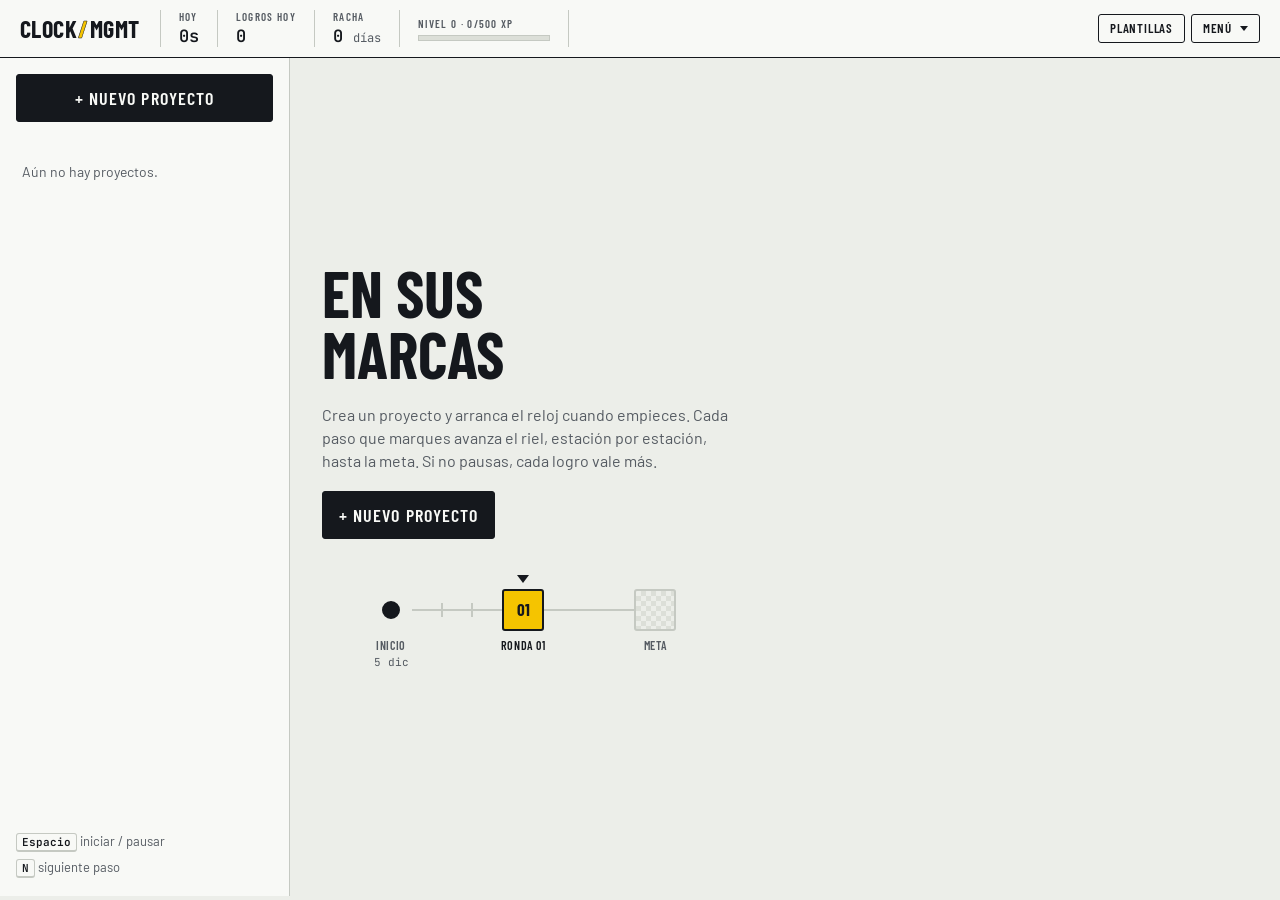
<file: index.html>
<!doctype html>
<html lang="es">
<head>
  <meta charset="utf-8">
  <meta name="viewport" content="width=device-width, initial-scale=1">
  <title>Clock Management</title>
  <link rel="icon" id="favicon" href="favicon.svg" type="image/svg+xml">
  <link rel="preconnect" href="https://fonts.googleapis.com">
  <link rel="preconnect" href="https://fonts.gstatic.com" crossorigin>
  <link rel="stylesheet" href="https://fonts.googleapis.com/css2?family=Barlow+Condensed:wght@500;600;700&family=Barlow:wght@400;500;600&family=JetBrains+Mono:wght@400;600&display=swap">
  <link rel="stylesheet" href="styles.css">
  <script>
    // Aplica el tema guardado antes de pintar, para que no parpadee.
    try {
      const t = JSON.parse(localStorage.getItem('clock-management:v1'))?.settings?.theme;
      if (t === 'light' || t === 'dark') document.documentElement.dataset.theme = t;
    } catch {}
  </script>
</head>
<body>
  <div class="debug-banner" id="debugBanner" hidden>
    <span>Modo prueba · tus datos reales no se tocan</span>
    <button class="btn btn-small" data-debug="exit">Salir</button>
  </div>
  <header class="topbar">
    <div class="brand">Clock<span>/</span>Mgmt</div>
    <div class="stats" id="stats"></div>
    <div class="actions">
      <button id="btnTemplate" class="btn" title="Crear y editar plantillas de rondas">Plantillas</button>
      <div class="menu-wrap">
        <button id="btnMenu" class="btn" aria-haspopup="true" aria-expanded="false" aria-controls="menu">Menú <span class="caret"></span></button>
        <div id="menu" class="menu" role="menu" hidden>
          <button class="menu-item" id="mSound" role="menuitem"><span>Sonido</span><b></b></button>
          <button class="menu-item" id="mTheme" role="menuitem"><span>Tema</span><b></b></button>
          <button class="menu-item" id="mFriction" role="menuitem" title="Con ritmo activo, pausar pide mantener presionado"><span>Pausa con fricción</span><b></b></button>
          <button class="menu-item" id="mImages" role="menuitem" title="Al subir de nivel, muestra una imagen al azar de una carpeta de tu computadora"><span>Imágenes de nivel</span><b></b></button>
          <button class="menu-item sub" id="mFolder" role="menuitem" hidden><span>Carpeta</span><b></b></button>
          <button class="menu-item sub" id="mForget" role="menuitem" hidden><span>Olvidar carpeta</span><b></b></button>
          <input type="file" id="dirFallback" webkitdirectory multiple hidden>
          <hr>
          <button class="menu-item" id="mExport" role="menuitem"><span>Exportar respaldo</span><b>JSON</b></button>
          <label class="menu-item" role="menuitem" for="fileImport"><span>Importar respaldo</span><b>JSON</b><input type="file" id="fileImport" accept="application/json" hidden></label>
          <hr>
          <button class="menu-item" id="mDebug" role="menuitem" title="Muestra el panel de debug al final de la página"><span>Debug</span><b></b></button>
        </div>
      </div>
    </div>
  </header>

  <div class="layout">
    <aside class="sidebar">
      <button class="btn btn-solid btn-big" data-action="new">+ Nuevo proyecto</button>
      <div id="projectList" class="project-list"></div>
      <p class="hint"><kbd>Espacio</kbd> iniciar / pausar<br><kbd>N</kbd> siguiente paso</p>
    </aside>
    <main id="main"></main>
  </div>

  <footer class="debug" id="debugFooter" hidden>
    <div class="debug-head">Debug</div>
    <div class="debug-body" id="debugBody"></div>
  </footer>

  <dialog id="dlgTemplate" class="dlg tpl-dlg" aria-labelledby="tplTitle">
    <form id="tplForm" method="dialog" class="tpl-shell">
      <header class="tpl-head">
        <div class="tpl-bar">
          <h2 id="tplTitle">Plantillas</h2>
          <select id="tplSelect" aria-label="Plantilla a editar"></select>
          <button type="button" class="btn btn-small" id="tplNew">Nueva</button>
          <button type="button" class="btn btn-small" id="tplDup">Duplicar</button>
          <button type="button" class="btn btn-small btn-danger" id="tplDel">Eliminar</button>
        </div>
        <div class="tpl-meta">
          <input id="tplName" aria-label="Nombre de la plantilla" placeholder="Nombre de la plantilla">
          <label class="chk"><input type="checkbox" id="tplDefault"> Predeterminada</label>
        </div>
      </header>
      <div class="tpl-body" id="tplBody"></div>
      <footer class="tpl-foot">
        <button type="button" class="btn btn-small" id="tplMode">Editar como texto</button>
        <span class="tpl-note">Los cambios no tocan proyectos existentes.</span>
        <span class="spacer"></span>
        <button type="button" class="btn" id="tplCancel">Cancelar</button>
        <button type="button" class="btn btn-solid" id="tplSave">Guardar</button>
      </footer>
    </form>
  </dialog>

  <dialog id="dlgConfirm" class="dlg dlg-confirm">
    <form method="dialog">
      <h2 id="confirmTitle"></h2>
      <p id="confirmText"></p>
      <div class="dlg-actions">
        <span class="spacer"></span>
        <button type="button" class="btn" id="confirmCancel">Cancelar</button>
        <button type="button" class="btn btn-solid" id="confirmOk">Aceptar</button>
      </div>
    </form>
  </dialog>

  <canvas id="fx"></canvas>
  <div id="toast" role="status" aria-live="polite" popover="manual"></div>
  <script src="app.js"></script>
</body>
</html>
</file>
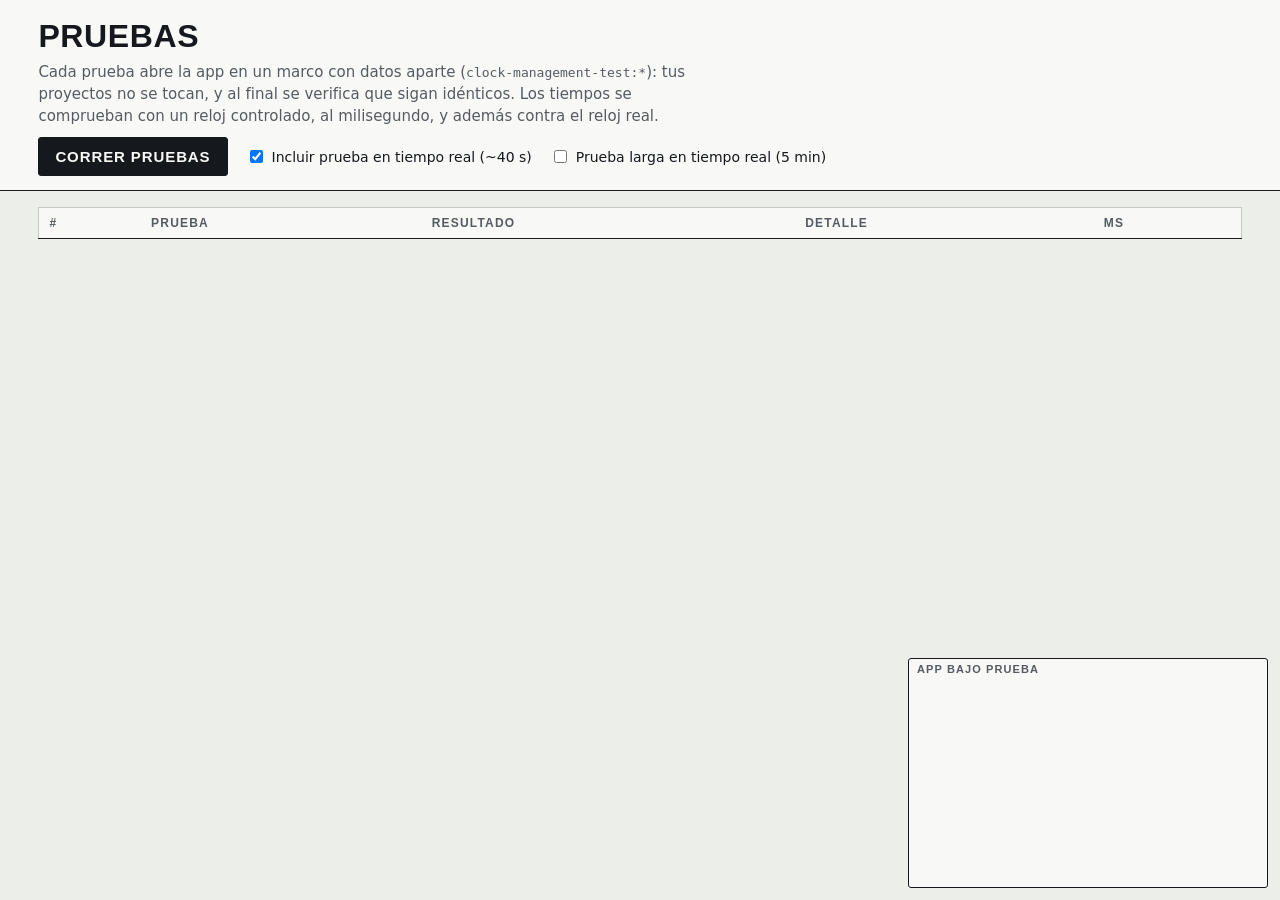
<file: tests/index.html>
<!doctype html>
<html lang="es">
<head>
  <meta charset="utf-8">
  <meta name="viewport" content="width=device-width, initial-scale=1">
  <title>Pruebas · Clock Management</title>
  <link rel="icon" href="../favicon.svg" type="image/svg+xml">
  <style>
    :root {
      --paper: #eceee9; --sheet: #f8f9f6; --ink: #15181d; --ink-2: #555b62; --rule: #c5c9c2;
      --signal: #f5c400; --go: #1e7a4c; --stop: #c8372d;
      --mono: "JetBrains Mono", ui-monospace, Consolas, monospace;
      --cond: "Barlow Condensed", "Arial Narrow", sans-serif;
      color-scheme: light;
    }
    * { box-sizing: border-box; }
    body { margin: 0; background: var(--paper); color: var(--ink); font: 15px/1.45 system-ui, "Segoe UI", sans-serif; }
    header { padding: 20px max(16px, 3vw) 14px; background: var(--sheet); border-bottom: 1.5px solid var(--ink); display: grid; gap: 10px; }
    h1 { margin: 0; font: 700 32px/1 var(--cond); text-transform: uppercase; letter-spacing: .02em; }
    header p { margin: 0; color: var(--ink-2); max-width: 70ch; }
    code { font-family: var(--mono); font-size: 13px; }
    .controls { display: flex; flex-wrap: wrap; gap: 10px 18px; align-items: center; }
    button {
      font: 600 15px var(--cond); text-transform: uppercase; letter-spacing: .06em; cursor: pointer;
      padding: 10px 16px; border: 1.5px solid var(--ink); border-radius: 3px; background: var(--ink); color: var(--sheet);
    }
    button:disabled { opacity: .5; cursor: progress; }
    label { display: inline-flex; gap: 6px; align-items: center; font-size: 14px; }
    #summary { font: 600 14px var(--mono); }
    #summary.ok { color: var(--go); }
    #summary.bad { color: var(--stop); }
    main { padding: 16px max(16px, 3vw) 260px; }
    .table-wrap { overflow-x: auto; }
    table { width: 100%; border-collapse: collapse; background: var(--sheet); border: 1px solid var(--rule); }
    th { text-align: left; font: 600 12px var(--cond); text-transform: uppercase; letter-spacing: .1em; color: var(--ink-2); padding: 8px 10px; border-bottom: 1.5px solid var(--ink); }
    td { padding: 8px 10px; border-top: 1px solid var(--rule); vertical-align: top; }
    td.n, td.ms { font: 12px var(--mono); color: var(--ink-2); white-space: nowrap; }
    td.ms { text-align: right; }
    .st { font: 700 12px var(--cond); text-transform: uppercase; letter-spacing: .1em; padding: 2px 8px; border-radius: 2px; white-space: nowrap; }
    .st.pass { background: var(--go); color: #fff; }
    .st.fail { background: var(--stop); color: #fff; }
    .st.run { background: var(--signal); color: var(--ink); }
    .st.skip, .st.wait { border: 1px solid var(--rule); color: var(--ink-2); }
    .detail { font: 12px/1.5 var(--mono); color: var(--ink-2); white-space: pre-wrap; word-break: break-word; }
    .detail .err { color: var(--stop); }
    #stage {
      position: fixed; right: 12px; bottom: 12px; width: 360px; height: 230px; overflow: hidden;
      border: 1.5px solid var(--ink); background: var(--sheet); border-radius: 3px;
    }
    #stage::before { content: "App bajo prueba"; position: absolute; top: 4px; left: 8px; z-index: 2; font: 600 11px var(--cond); text-transform: uppercase; letter-spacing: .1em; color: var(--ink-2); }
    #stage iframe { position: absolute; top: 20px; left: 0; width: 1200px; height: 700px; border: 0; transform: scale(.3); transform-origin: 0 0; background: #fff; }
    @media (max-width: 600px) { #stage { width: 220px; height: 150px; } #stage iframe { transform: scale(.18); } }
  </style>
</head>
<body>
  <header>
    <h1>Pruebas</h1>
    <p>Cada prueba abre la app en un marco con datos aparte (<code>clock-management-test:*</code>): tus proyectos no se tocan, y al final se verifica que sigan idénticos. Los tiempos se comprueban con un reloj controlado, al milisegundo, y además contra el reloj real.</p>
    <div class="controls">
      <button id="run">Correr pruebas</button>
      <label><input type="checkbox" id="realtime" checked> Incluir prueba en tiempo real (~40 s)</label>
      <label><input type="checkbox" id="long"> Prueba larga en tiempo real (5 min)</label>
      <span id="summary"></span>
    </div>
  </header>
  <main>
    <div class="table-wrap">
      <table>
        <thead><tr><th>#</th><th>Prueba</th><th>Resultado</th><th>Detalle</th><th>ms</th></tr></thead>
        <tbody id="results"></tbody>
      </table>
    </div>
  </main>
  <div id="stage"></div>
  <script src="tests.js"></script>
</body>
</html>
</file>
<file: styles.css>
/* Concepto: hoja de cronometraje de carrera.
   Lista de proyectos como planilla a la izquierda; a la derecha el reloj,
   el riel de estaciones (A → B → A+B → meta) y la ronda en curso.
   Amarillo de señalización = "marcatextos" para lo que está activo. */
:root {
  --paper: #eceee9;
  --sheet: #f8f9f6;
  --ink: #15181d;
  --ink-2: #555b62;
  --rule: #c5c9c2;
  --rule-soft: #dcdfd8;
  --signal: #f5c400;
  --on-signal: #15181d;
  --mark: color-mix(in srgb, var(--signal) 45%, transparent);
  --sel-bg: var(--mark);
  --sel-fg: var(--ink);
  --next-fg: var(--ink);
  --go: #1e7a4c;
  --stop: #c8372d;

  --f-display: "Barlow Condensed", "Arial Narrow", "Roboto Condensed", sans-serif;
  --f-body: "Barlow", system-ui, "Segoe UI", sans-serif;
  --f-mono: "JetBrains Mono", ui-monospace, Consolas, monospace;

  --r: 3px;
  color-scheme: light;
}
/* Tema oscuro: sigue al sistema salvo que elijas "Claro"; "Oscuro" lo fuerza. */
@media (prefers-color-scheme: dark) {
  :root:not([data-theme="light"]) {
    --paper: #121518;
    --sheet: #1a1e22;
    --ink: #e8ebe5;
    --ink-2: #979ea2;
    --rule: #363c42;
    --rule-soft: #262b30;
    --signal: #f5c400;
    --on-signal: #15181d;
    --mark: transparent;
    --sel-bg: #262b31;
    --sel-fg: var(--signal);
    --next-fg: var(--signal);
    --go: #45b880;
    --stop: #f0604f;
    color-scheme: dark;
  }
}
:root[data-theme="dark"] {
  --paper: #121518;
  --sheet: #1a1e22;
  --ink: #e8ebe5;
  --ink-2: #979ea2;
  --rule: #363c42;
  --rule-soft: #262b30;
  --signal: #f5c400;
  --on-signal: #15181d;
  --mark: transparent;
  --sel-bg: #262b31;
  --sel-fg: var(--signal);
  --next-fg: var(--signal);
  --go: #45b880;
  --stop: #f0604f;
  color-scheme: dark;
}

* { box-sizing: border-box; }
html, body { margin: 0; }
body {
  background: var(--paper);
  color: var(--ink);
  font: 16px/1.45 var(--f-body);
  min-height: 100vh;
}
button { font: inherit; color: inherit; cursor: pointer; border: 0; background: none; padding: 0; }
input, textarea { font: inherit; color: inherit; }
h2, h3 { margin: 0; }
:focus-visible { outline: 2px solid var(--signal); outline-offset: 2px; }
kbd {
  font: 600 11px var(--f-mono); padding: 1px 5px; border: 1px solid var(--rule);
  border-bottom-width: 2px; border-radius: var(--r); background: var(--sheet); color: var(--ink);
}

/* ---------- Botones ---------- */
.btn {
  display: inline-flex; align-items: center; justify-content: center; gap: 8px;
  font: 600 15px/1 var(--f-display); text-transform: uppercase; letter-spacing: .06em;
  padding: 9px 14px; border: 1.5px solid var(--ink); border-radius: var(--r);
  background: transparent; color: var(--ink); cursor: pointer; transition: background .15s, color .15s;
}
.btn:hover { background: var(--rule-soft); }
.btn:active { transform: translateY(1px); }
.btn-solid { background: var(--ink); color: var(--sheet); }
.btn-solid:hover { background: var(--ink); color: var(--signal); }
.btn-big { width: 100%; padding: 14px 16px; font-size: 18px; }
.btn-danger { border-color: var(--stop); color: var(--stop); }
.btn-danger:hover { background: var(--stop); color: var(--sheet); }
.btn-danger-solid { background: var(--stop); border-color: var(--stop); color: var(--sheet); }
.btn-danger-solid:hover { background: var(--stop); filter: brightness(1.08); }
.btn-small { padding: 6px 10px; font-size: 13px; }
.tri {
  width: 0; height: 0; border-left: 10px solid currentColor;
  border-top: 6px solid transparent; border-bottom: 6px solid transparent;
}
.bars { display: inline-flex; gap: 3px; }
.bars::before, .bars::after { content: ""; width: 4px; height: 12px; background: currentColor; }

/* ---------- Barra superior: tablero de tiempos ---------- */
.topbar {
  display: flex; align-items: stretch; gap: 20px; flex-wrap: wrap;
  padding: 10px 20px; background: var(--sheet); border-bottom: 1.5px solid var(--ink);
  position: sticky; top: 0; z-index: 5;
}
.brand {
  font: 700 24px/1 var(--f-display); text-transform: uppercase; letter-spacing: .02em;
  display: flex; align-items: center; white-space: nowrap;
}
.brand span { color: var(--signal); margin: 0 1px; -webkit-text-stroke: .5px var(--ink); }
.stats { display: flex; flex: 1; min-width: 0; }
.stat {
  display: flex; flex-direction: column; justify-content: center; gap: 2px;
  padding: 0 18px; border-left: 1px solid var(--rule); min-width: 0;
}
.stat:last-child { border-right: 1px solid var(--rule); }
.stat-label { font: 600 11px var(--f-display); text-transform: uppercase; letter-spacing: .12em; color: var(--ink-2); white-space: nowrap; }
.stat-val { font: 600 17px var(--f-mono); font-variant-numeric: tabular-nums; white-space: nowrap; }
.stat-val small { font-size: 12px; color: var(--ink-2); font-weight: 400; }
.stat.level { min-width: 170px; }
.xpbar { height: 6px; background: var(--rule-soft); border: 1px solid var(--rule); margin-top: 3px; }
.xpbar i { display: block; height: 100%; background: var(--signal); transition: width .6s cubic-bezier(.2, .8, .2, 1); }
.actions { display: flex; gap: 6px; align-items: center; flex-wrap: wrap; }
.actions .btn { padding: 7px 11px; font-size: 13px; }

/* ---------- Layout ---------- */
.layout { display: grid; grid-template-columns: 290px minmax(0, 1fr); min-height: calc(100vh - 62px); }
.sidebar {
  background: var(--sheet); border-right: 1px solid var(--rule);
  padding: 16px; display: flex; flex-direction: column; gap: 14px;
}
.hint { margin: auto 0 0; font-size: 13px; color: var(--ink-2); line-height: 2; }
main { padding: 28px 32px 48px; display: flex; flex-direction: column; gap: 22px; max-width: 1000px; width: 100%; margin: 0 auto; min-width: 0; }

/* ---------- Planilla de proyectos ---------- */
.project-list { display: flex; flex-direction: column; }
.list-head {
  display: flex; justify-content: space-between; align-items: baseline;
  font: 600 12px var(--f-display); text-transform: uppercase; letter-spacing: .12em; color: var(--ink-2);
  padding: 12px 6px 6px; border-bottom: 1.5px solid var(--ink);
}
.proj {
  display: grid; grid-template-columns: minmax(0, 1fr) auto; gap: 4px 10px; width: 100%; text-align: left;
  padding: 10px 6px; border-bottom: 1px solid var(--rule-soft);
}
.proj:hover { background: var(--rule-soft); }
.proj.sel { background: var(--sel-bg); }
.proj.sel .proj-name { color: var(--sel-fg); }
.proj-name { font-weight: 600; overflow: hidden; text-overflow: ellipsis; white-space: nowrap; display: flex; align-items: center; gap: 7px; }
.proj-time { font: 400 13px var(--f-mono); font-variant-numeric: tabular-nums; color: var(--ink-2); }
.proj-bar { grid-column: 1 / -1; height: 3px; background: var(--rule-soft); }
.proj-bar i { display: block; height: 100%; background: var(--ink); }
.proj.done .proj-bar i { background: var(--go); }
.proj-sub { grid-column: 1 / -1; font: 500 12px var(--f-display); text-transform: uppercase; letter-spacing: .08em; color: var(--ink-2); }
.proj.done .proj-sub b { color: var(--go); }
.live { width: 8px; height: 8px; border-radius: 50%; background: var(--stop); flex: none; animation: blink 1s steps(2, jump-none) infinite; }
@keyframes blink { 50% { opacity: .2; } }
.list-empty { color: var(--ink-2); font-size: 14px; padding: 12px 6px; }

/* ---------- Encabezado de proyecto ---------- */
.head { display: grid; grid-template-columns: minmax(0, 1fr) auto; gap: 6px 16px; align-items: end; padding-bottom: 14px; border-bottom: 1.5px solid var(--ink); }
.proj-title {
  font: 700 40px/1.05 var(--f-display); text-transform: uppercase; letter-spacing: .01em;
  background: transparent; border: 0; border-bottom: 2px dashed transparent; padding: 0; width: 100%; border-radius: 0;
}
.proj-title:hover { border-bottom-color: var(--rule); }
.proj-title:focus { outline: none; border-bottom-color: var(--signal); }
.meta { display: flex; flex-wrap: wrap; gap: 4px 18px; font: 400 13px var(--f-mono); color: var(--ink-2); }
.meta b { color: var(--ink); font-weight: 600; }
.head .btn-danger { grid-column: 2; grid-row: 1 / 3; align-self: start; }

/* ---------- Reloj ---------- */
.timer {
  display: grid; grid-template-columns: auto minmax(0, 1fr) auto; gap: 24px; align-items: center;
  background: var(--sheet); border: 1.5px solid var(--ink); border-radius: var(--r); padding: 20px 24px;
}
.dial { width: 92px; height: 92px; flex: none; }
.dial .face { fill: var(--paper); stroke: var(--ink); stroke-width: 2; }
.dial .tk { stroke: var(--ink-2); stroke-width: 1; }
.dial .tk.major { stroke: var(--ink); stroke-width: 2; }
.dial .hand { stroke: var(--stop); stroke-width: 2.5; stroke-linecap: round; transition: transform .25s cubic-bezier(.3, 1.6, .5, 1); transform-origin: 50px 50px; }
.dial .min-hand { stroke: var(--ink); stroke-width: 4; stroke-linecap: round; transform-origin: 50px 50px; }
.dial .hub { fill: var(--ink); }
.status { display: flex; align-items: center; gap: 8px; font: 600 12px var(--f-display); text-transform: uppercase; letter-spacing: .14em; color: var(--ink-2); }
.status .live { width: 9px; height: 9px; }
.timer.running .status { color: var(--stop); }
.clock {
  font: 600 76px/1 var(--f-display); font-variant-numeric: tabular-nums; letter-spacing: .01em; margin: 4px 0 6px;
}
.clock .sep { color: var(--ink-2); }
.clock-sub { color: var(--ink-2); font-size: 14px; }
.clock-sub b { color: var(--ink); }
.clock-sub span { font-family: var(--f-mono); font-size: 13px; color: var(--ink); }
.play { min-width: 170px; padding: 18px 22px; font-size: 22px; }
.play kbd { font-size: 10px; text-transform: none; letter-spacing: 0; }
.timer.running .play { background: var(--signal); color: var(--on-signal); border-color: var(--ink); }

/* Aviso: siguió corriendo con el navegador cerrado */
.away {
  grid-column: 1 / -1; display: flex; flex-wrap: wrap; gap: 10px 16px; align-items: center;
  border: 1.5px dashed var(--stop); border-radius: var(--r); padding: 12px 14px; background: var(--paper);
}
.away p { margin: 0; flex: 1; min-width: 220px; font-size: 14px; }
.away b { font-family: var(--f-mono); }
.away-actions { display: flex; gap: 6px; flex-wrap: wrap; }

/* ---------- Riel de estaciones ---------- */
.path { overflow-x: auto; padding: 18px 0 4px; }
/* Riel del proyecto: 50 px extra de margen a cada lado; si no cabe, se desplaza horizontalmente. */
.track { display: flex; align-items: flex-start; padding: 0 94px 58px; min-width: 620px; }
.station { position: relative; flex: none; width: 42px; height: 42px; }
.box {
  width: 42px; height: 42px; display: grid; place-items: center;
  font: 700 17px/1 var(--f-display); text-transform: uppercase;
  border: 2px dashed var(--rule); border-radius: var(--r); color: var(--ink-2); background: var(--paper);
  transition: background .3s, color .3s, border-color .3s;
}
.station.start .box { border-radius: 50%; border: 2px solid var(--ink); background: var(--ink); width: 18px; height: 18px; margin: 12px; }
.station.current .box { border: 2px solid var(--ink); background: var(--signal); color: var(--on-signal); }
.station.current::before {
  content: ""; position: absolute; left: 50%; top: -14px; transform: translateX(-50%);
  border-top: 8px solid var(--ink); border-left: 6px solid transparent; border-right: 6px solid transparent;
  animation: bob 1.4s ease-in-out infinite;
}
@keyframes bob { 50% { transform: translate(-50%, -4px); } }
.station.done .box { border: 2px solid var(--ink); background: var(--ink); color: var(--sheet); }
.station.done:not(.start):not(.goal) { cursor: pointer; }
/* Quitar ronda: una esquina discreta que aparece al pasar el cursor por la estación. */
.station .rm-round {
  position: absolute; top: -10px; right: -12px; width: 20px; height: 20px; font-size: 15px;
  display: grid; place-items: center; padding: 0; border-radius: 50%;
  background: var(--sheet); border: 1.5px solid var(--rule); z-index: 1;
}
.station:hover .rm-round, .station:focus-within .rm-round { opacity: 1; }
.station .rm-round:hover { border-color: var(--stop); }
/* Agregar ronda: un "+" sobre el último tramo, antes de la meta. */
.add-round {
  position: absolute; left: 50%; top: 21px; transform: translate(-50%, -50%); z-index: 1;
  width: 22px; height: 22px; padding: 0; border-radius: 50%; display: grid; place-items: center;
  font: 600 16px/1 var(--f-mono); color: var(--ink-2); background: var(--paper);
  border: 1.5px dashed var(--rule); cursor: pointer; transition: color .15s, border-color .15s, transform .15s;
}
.add-round:hover, .add-round:focus-visible { color: var(--ink); border: 1.5px solid var(--ink); background: var(--signal); transform: translate(-50%, -50%) scale(1.12); }
@media (max-width: 760px) { .add-round { top: 17px; } }
.station.leaving, .seg.leaving { opacity: 0; transform: scale(.6); transition: opacity .2s ease, transform .2s ease; }
.station.goal .box {
  border: 2px solid var(--rule);
  background: repeating-conic-gradient(var(--rule-soft) 0 25%, var(--paper) 0 50%) 0 0 / 10px 10px;
}
.station.goal.done .box {
  border-color: var(--ink);
  background: repeating-conic-gradient(var(--ink) 0 25%, var(--sheet) 0 50%) 0 0 / 10px 10px;
}
.label {
  position: absolute; top: 50px; left: 50%; transform: translateX(-50%); width: 110px; text-align: center;
  font: 600 12px/1.15 var(--f-display); text-transform: uppercase; letter-spacing: .06em; color: var(--ink-2);
}
.station.start .label { top: 50px; }
.station.current .label { color: var(--ink); }
.label small { display: block; margin-top: 3px; font: 400 11px var(--f-mono); letter-spacing: 0; text-transform: none; }
.station.pop .box { animation: stamp .55s cubic-bezier(.2, 1.4, .4, 1); }
@keyframes stamp {
  0% { transform: scale(1.9) rotate(-12deg); opacity: 0; }
  60% { transform: scale(.92) rotate(2deg); opacity: 1; }
  100% { transform: none; }
}
.seg { flex: 1; position: relative; height: 42px; min-width: 48px; margin: 0 6px; }
.seg::before { content: ""; position: absolute; left: 0; right: 0; top: 20px; height: 2px; background: var(--rule); }
.seg-fill { position: absolute; left: 0; top: 17px; height: 8px; background: var(--signal); border: 1.5px solid var(--ink); border-left: 0; border-right: 0; transition: width .7s cubic-bezier(.2, .8, .2, 1); }
.seg.done .seg-fill { background: var(--ink); }
.seg-fill[style*="width:0%"] { border: 0; }
.ticks { position: absolute; inset: 0; display: flex; justify-content: space-evenly; align-items: center; }
.tick { width: 2px; height: 14px; background: var(--rule); transition: height .3s, background .3s; }
.tick.lit { height: 24px; background: var(--ink); }
.tick.just { animation: tickpop .5s cubic-bezier(.2, 1.6, .4, 1); }
@keyframes tickpop { 0% { height: 4px; } 60% { height: 32px; } }

/* ---------- Ronda en curso ---------- */
.round { background: var(--sheet); border: 1.5px solid var(--ink); border-radius: var(--r); padding: 20px 24px; }
.round-head { display: flex; justify-content: space-between; align-items: flex-end; gap: 12px; padding-bottom: 12px; border-bottom: 1.5px solid var(--ink); }
.eyebrow { font: 600 12px var(--f-mono); text-transform: uppercase; letter-spacing: .08em; color: var(--ink-2); }
.round-head h2 { font: 700 30px/1.05 var(--f-display); text-transform: uppercase; margin-top: 4px; text-wrap: balance; }
.round-count { font: 600 34px/1 var(--f-display); font-variant-numeric: tabular-nums; color: var(--ink-2); }
.round-count b { color: var(--ink); }
.steps { list-style: none; margin: 0; padding: 0; }
.step {
  display: flex; align-items: center; gap: 14px; padding: 12px 4px;
  border-bottom: 1px solid var(--rule-soft); cursor: pointer; user-select: none;
}
.step:hover { background: color-mix(in srgb, var(--rule-soft) 60%, transparent); }
.check {
  width: 22px; height: 22px; flex: none; border: 1.5px solid var(--ink); border-radius: 2px;
  display: grid; place-items: center; font: 700 15px/1 var(--f-body); color: var(--sheet); background: var(--sheet);
}
.step.done .check { background: var(--ink); }
.step.just .check { animation: stamp .45s cubic-bezier(.2, 1.4, .4, 1); }
.step-text { flex: 0 1 auto; min-width: 0; }
.step-time, .step .x { margin-left: auto; }
.step-time + .x, .step .ed + .x { margin-left: 0; }
.x.ed { display: inline-grid; place-items: center; vertical-align: middle; }
.x.ed:hover { color: var(--ink); background: var(--rule-soft); }
.round-head h2 .ed { margin-left: 6px; width: 28px; height: 28px; }
.round-head:hover .ed, .round-head .ed:focus-visible { opacity: 1; }
[data-rename-round] { cursor: text; }
/* Campo para renombrar en el lugar: mismo tipo de letra que el texto que reemplaza. */
.inline-edit {
  font: inherit; letter-spacing: inherit; text-transform: inherit; color: var(--ink);
  background: var(--sheet); border: 1.5px solid var(--ink); border-radius: var(--r);
  padding: 1px 6px; margin: -3px 0; width: 100%; min-width: 8ch; box-sizing: border-box; outline: none;
  box-shadow: 0 0 0 3px color-mix(in srgb, var(--signal) 45%, transparent);
}
.step-text:has(.inline-edit) { flex: 1; }
.round-head h2 .rname:has(.inline-edit) { display: inline-block; width: min(100%, 420px); }
.label .inline-edit { text-align: center; padding: 2px 4px; }
.link-btn {
  font: 600 12px var(--f-mono); color: var(--ink); background: none; border: 0; padding: 2px 0; cursor: pointer;
  text-decoration: underline; text-decoration-color: var(--signal); text-decoration-thickness: 2px; text-underline-offset: 3px;
}
.link-btn:hover { text-decoration-color: var(--ink); }
.step.next .step-text { background: linear-gradient(transparent 52%, var(--mark) 52%); color: var(--next-fg); }
.step.done .step-text { color: var(--ink-2); text-decoration: line-through; text-decoration-thickness: 1.5px; }
.step-time { font: 400 12px var(--f-mono); color: var(--ink-2); font-variant-numeric: tabular-nums; white-space: nowrap; }
.x { width: 26px; height: 26px; border-radius: var(--r); color: var(--ink-2); opacity: 0; flex: none; font-size: 18px; line-height: 1; }
.step:hover .x, tr:hover .x, .tpl-row .x { opacity: 1; }
.x:hover { color: var(--stop); background: color-mix(in srgb, var(--stop) 12%, transparent); }
@media (hover: none) { .x { opacity: 1; } }
.addstep { display: flex; gap: 8px; margin-top: 12px; }
.addstep input {
  flex: 1; min-width: 0; padding: 9px 10px; border: 0; border-bottom: 1.5px dashed var(--rule);
  background: transparent; border-radius: 0;
}
.addstep input:focus { outline: none; border-bottom: 1.5px solid var(--ink); }
.complete {
  margin-top: 18px; width: 100%; padding: 16px; font-size: 18px;
  border: 1.5px dashed var(--rule); color: var(--ink-2);
}
.complete:hover { border-color: var(--ink); color: var(--ink); background: transparent; }
.complete.ready {
  border: 1.5px solid var(--ink); color: var(--on-signal);
  background: repeating-linear-gradient(-45deg, var(--signal) 0 16px, color-mix(in srgb, var(--signal) 82%, #000) 16px 32px);
  background-size: 45.25px 45.25px; animation: hazard 1.2s linear infinite;
}
.complete.ready:hover { color: var(--on-signal); filter: brightness(1.05); }
@keyframes hazard { to { background-position: 45.25px 0; } }

/* ---------- Proyecto completado ---------- */
.done-card { background: var(--sheet); border: 1.5px solid var(--ink); border-radius: var(--r); padding: 28px 24px; display: grid; gap: 18px; justify-items: start; }
.stamp {
  display: inline-block; font: 700 34px/1 var(--f-display); text-transform: uppercase; letter-spacing: .08em;
  color: var(--go); border: 3px double var(--go); padding: 8px 16px 6px; transform: rotate(-4deg);
}
.done-card p { margin: 0; color: var(--ink-2); font-family: var(--f-mono); font-size: 13px; }
.summary { width: 100%; border-collapse: collapse; }
.summary td { padding: 8px 4px; border-bottom: 1px solid var(--rule-soft); }
.summary td:last-child { text-align: right; font-family: var(--f-mono); font-variant-numeric: tabular-nums; }

/* ---------- Sesiones ---------- */
.sessions summary {
  cursor: pointer; font: 600 14px var(--f-display); text-transform: uppercase; letter-spacing: .1em;
  padding-bottom: 8px; border-bottom: 1.5px solid var(--ink); list-style-position: inside;
}
.table-wrap { overflow-x: auto; }
table.log { width: 100%; border-collapse: collapse; font-size: 14px; }
.log th { text-align: left; font: 600 11px var(--f-display); text-transform: uppercase; letter-spacing: .12em; color: var(--ink-2); padding: 10px 6px 6px; }
.log td { padding: 8px 6px; border-top: 1px solid var(--rule-soft); white-space: nowrap; }
.log td.num, .log td.mono { font-family: var(--f-mono); font-size: 13px; font-variant-numeric: tabular-nums; }
.log td.num { text-align: right; }
.log th.num { text-align: right; }
.tag { font: 600 12px var(--f-display); letter-spacing: .06em; padding: 2px 7px; border: 1px solid var(--ink); border-radius: 2px; }
.live-row td { color: var(--stop); }

/* ---------- Vacío ---------- */
/* Centrada en vertical cuando cabe; si crece (plantilla larga), los márgenes automáticos se vuelven 0
   y se extiende hacia abajo con el desplazamiento normal de la página. */
.empty { display: grid; gap: 18px; margin-block: auto; padding-block: 24px; }
.empty h2 { font: 700 64px/.95 var(--f-display); text-transform: uppercase; }
.empty p { margin: 0; color: var(--ink-2); max-width: 46ch; }

/* Serpiente (pantalla de inicio): filas que alternan dirección, unidas por curvas.
   Estación 42 px + tramo 90 px: deben coincidir con SNAKE en app.js. */
.path.snake { overflow: visible; padding: 26px 0 0; }
.snake-track { display: grid; row-gap: 46px; padding: 6px 48px 0; }
.snake-row {
  position: relative; display: flex; align-items: flex-start; padding-bottom: 40px;
  width: calc(var(--per-row) * 42px + (var(--per-row) - 1) * 90px);
}
.snake-row.rev { flex-direction: row-reverse; }
.snake .station, .snake .box { width: 42px; height: 42px; }
.snake .station.start .box { width: 18px; height: 18px; margin: 12px; }
.snake .seg { flex: none; width: 90px; min-width: 0; height: 42px; margin: 0; }
.snake .seg::before { top: 20px; }
.snake .tick { height: 14px; }
.snake .label { top: 50px; width: 108px; font-size: 12px; }
.snake .label .lname { display: inline; }
/* Curva que baja a la fila siguiente, por fuera de las etiquetas */
.snake-turn {
  position: absolute; top: 20px; width: 34px; height: calc(100% + 46px);
  border: 2px solid var(--rule); pointer-events: none;
}
.snake-turn.right { right: -34px; border-left: 0; border-radius: 0 30px 30px 0; }
.snake-turn.left { left: -34px; border-right: 0; border-radius: 30px 0 0 30px; }
.empty .btn { justify-self: start; width: auto; }

/* ---------- Efectos ---------- */
#fx { position: fixed; inset: 0; width: 100vw; height: 100vh; pointer-events: none; z-index: 50; }
.float-xp {
  position: fixed; z-index: 51; pointer-events: none;
  font: 600 13px var(--f-mono); padding: 2px 6px; background: var(--signal); color: var(--on-signal);
  border: 1.5px solid var(--on-signal); transform: translate(-50%, -50%); animation: floatup 1.1s ease-out forwards;
}
@keyframes floatup { to { transform: translate(-50%, -260%); opacity: 0; } }
#toast {
  position: fixed; left: 50%; bottom: 24px; transform: translate(-50%, 16px);
  background: var(--ink); color: var(--sheet); padding: 11px 16px; border-radius: var(--r);
  font-size: 14px; opacity: 0; transition: opacity .25s, transform .25s; z-index: 60; pointer-events: none;
  max-width: calc(100vw - 32px);
  /* Como popover: anula los estilos de fábrica (centrado, borde, fondo) */
  inset: auto auto 24px 50%; margin: 0; border: 0; overflow: visible; width: max-content;
}
#toast.show { opacity: 1; transform: translate(-50%, 0); }
.overlay {
  position: fixed; inset: 0; z-index: 40; display: grid; place-items: center; padding: 16px;
  background: color-mix(in srgb, var(--paper) 70%, transparent); backdrop-filter: blur(3px); animation: fade .25s;
}
.finish-card {
  background: var(--sheet); border: 1.5px solid var(--ink); border-radius: var(--r); padding: 30px 28px;
  width: min(440px, 100%); display: grid; gap: 14px; justify-items: start;
}
.finish-card .stamp { font-size: 40px; animation: stamp .6s cubic-bezier(.2, 1.4, .4, 1) .1s both; }
.finish-card h2 { font: 700 34px/1 var(--f-display); text-transform: uppercase; }
.finish-card p { margin: 0; font: 400 13px var(--f-mono); color: var(--ink-2); }
.finish-actions { display: flex; gap: 8px; flex-wrap: wrap; margin-top: 6px; }
@keyframes fade { from { opacity: 0; } }

/* ---------- Diálogo de plantilla ---------- */
dialog.dlg {
  background: var(--sheet); color: var(--ink); border: 1.5px solid var(--ink); border-radius: var(--r);
  padding: 24px; width: min(580px, calc(100vw - 32px));
}
dialog::backdrop { background: color-mix(in srgb, var(--paper) 70%, transparent); backdrop-filter: blur(2px); }
.dlg h2 { font: 700 28px var(--f-display); text-transform: uppercase; }
.dlg-note { color: var(--ink-2); font-size: 14px; margin: 4px 0 16px; }
.tpl-round { border: 0; border-top: 1.5px solid var(--ink); padding: 12px 0; margin: 0; }
.tpl-row { display: flex; gap: 8px; margin-bottom: 8px; }
.tpl-short { width: 72px; font-family: var(--f-display) !important; font-weight: 700 !important; text-transform: uppercase; }
.tpl-name { flex: 1; min-width: 0; }
.tpl-round input, .tpl-round textarea { padding: 8px 10px; border: 1px solid var(--rule); border-radius: var(--r); background: var(--paper); }
.tpl-round input:focus, .tpl-round textarea:focus { outline: none; border-color: var(--ink); }
.tpl-round textarea { width: 100%; resize: vertical; }
.dlg-confirm { width: min(420px, calc(100vw - 32px)); }
.dlg-confirm p { margin: 8px 0 18px; }
.dlg-actions { display: flex; gap: 8px; align-items: center; flex-wrap: wrap; margin-top: 8px; padding-top: 14px; border-top: 1.5px solid var(--ink); }
.spacer { flex: 1; }

/* ---------- Celular ---------- */
@media (max-width: 760px) {
  .topbar { position: static; padding: 10px 16px; gap: 10px; }
  .brand { width: 100%; }
  .stats { display: grid; grid-template-columns: repeat(4, minmax(0, 1fr)); width: 100%; flex: none; border-top: 1px solid var(--rule); border-bottom: 1px solid var(--rule); }
  .stat, .stat.level { min-width: 0; padding: 6px 8px; }
  .stat:first-child { border-left: 0; }
  .stat:last-child { border-right: 0; }
  .stat-val { font-size: 13px; }
  .actions { width: 100%; }
  .actions .btn { flex: 1; }
  .layout { grid-template-columns: 1fr; }
  .sidebar { border-right: 0; border-bottom: 1px solid var(--rule); }
  .project-list { max-height: 40vh; overflow-y: auto; }
  .hint { display: none; }
  main { padding: 20px 16px 40px; }
  .proj-title { font-size: 30px; }
  .timer { grid-template-columns: auto minmax(0, 1fr); padding: 16px; gap: 14px; }
  .dial { width: 64px; height: 64px; }
  .clock { font-size: 52px; }
  .play { grid-column: 1 / -1; width: 100%; }
  .track { min-width: 0; padding: 0 26px 58px; }
  .station, .box { width: 34px; height: 34px; }
  .station.start .box { width: 14px; height: 14px; margin: 10px; }
  .seg { min-width: 14px; height: 34px; margin: 0 3px; }
  .seg::before { top: 16px; }
  .seg-fill { top: 13px; }
  .tick { height: 10px; }
  .tick.lit { height: 18px; }
  .label { top: 42px; width: 60px; font-size: 11px; }
  .label .lname { display: none; }
  .label small { margin-top: 0; }
  .station.start .label { top: 42px; }
  .round { padding: 16px; }
  .empty h2 { font-size: 46px; }
}
/* ---------- Menú, ritmo, pausa sostenida, plantillas ---------- */
[hidden] { display: none !important; }

.menu-wrap { position: relative; }
.caret { width: 0; height: 0; border-top: 5px solid currentColor; border-left: 4px solid transparent; border-right: 4px solid transparent; }
.menu {
  position: absolute; right: 0; top: calc(100% + 6px); z-index: 20; min-width: 240px;
  display: grid; padding: 6px; background: var(--sheet); border: 1.5px solid var(--ink); border-radius: var(--r);
  box-shadow: 4px 4px 0 var(--rule);
}
.menu-item {
  display: flex; justify-content: space-between; align-items: center; gap: 16px; width: 100%;
  padding: 9px 10px; text-align: left; font-size: 14px; border-radius: 2px; cursor: pointer;
}
.menu-item:hover, .menu-item:focus-visible { background: var(--rule-soft); }
.menu-item b { font: 600 12px var(--f-display); text-transform: uppercase; letter-spacing: .1em; color: var(--ink-2); }
.menu hr { border: 0; border-top: 1px solid var(--rule); margin: 4px 0; width: 100%; }

/* Selector de plantilla en el encabezado */
.tpl-pick { display: inline-flex; align-items: center; gap: 6px; }
.tpl-pick select, .tpl-bar select {
  font: 600 13px var(--f-mono); color: var(--ink); background: var(--sheet);
  border: 1px solid var(--rule); border-radius: var(--r); padding: 3px 6px; max-width: 260px;
}
.tpl-pick select:hover { border-color: var(--ink); }

/* Ritmo */
.pace { grid-column: 1 / -1; display: grid; gap: 6px; padding-top: 26px; border-top: 1px dashed var(--rule); }
.pace-bar { position: relative; height: 10px; background: var(--rule-soft); border: 1px solid var(--rule); }
.pace-bar i { position: absolute; left: 0; top: 0; bottom: 0; background: var(--ink-2); transition: width 1s linear; }
.pace-bar.tier-1 i { background: var(--signal); }
.pace-bar.goal i { background: var(--go); }
.pace-mark { position: absolute; top: -4px; bottom: -4px; width: 2px; background: var(--ink); transform: translateX(-1px); }
.pace-mark:last-child { transform: translateX(-2px); }
.pace-mark em {
  position: absolute; bottom: calc(100% + 2px); left: 50%; transform: translateX(-50%);
  font: 600 11px var(--f-mono); font-style: normal; color: var(--ink-2); white-space: nowrap;
}
.pace-mark.start { left: 0; transform: none; }
.pace-mark.start em { left: 0; transform: none; color: var(--ink); }
.pace-text { font-size: 13px; color: var(--ink-2); }
.pace-text b { color: var(--ink); font-family: var(--f-display); font-size: 15px; text-transform: uppercase; letter-spacing: .06em; }

/* Pausa sostenida */
.play { position: relative; overflow: hidden; flex-direction: column; gap: 4px; }
.play-main { display: inline-flex; align-items: center; gap: 8px; position: relative; z-index: 1; }
.hold-hint { position: relative; z-index: 1; font: 500 10px var(--f-mono); text-transform: none; letter-spacing: 0; opacity: .8; }
.play::after {
  content: ""; position: absolute; left: 0; top: 0; bottom: 0; width: 0;
  background: color-mix(in srgb, var(--stop) 55%, transparent);
}
.play.holding::after { width: 100%; transition: width var(--hold, 1.3s) linear; }
/* La barra roja al sostener se intensifica con el tramo */
.play.hold-1::after { background: color-mix(in srgb, var(--stop) 38%, transparent); }
.play.hold-2::after { background: color-mix(in srgb, var(--stop) 55%, transparent); }
.play.hold-3::after { background: color-mix(in srgb, var(--stop) 75%, transparent); }
.play.hold-3 { box-shadow: 0 0 0 2px color-mix(in srgb, var(--stop) 45%, transparent); }

/* Al pausar con ritmo: el golpe crece con el tramo */
.timer.broke-1 { animation: nudge .32s ease-out; }
.timer.broke-2 { animation: shake .45s cubic-bezier(.36, .07, .19, .97); }
.timer.broke-3 { animation: shake-hard .6s cubic-bezier(.36, .07, .19, .97); border-color: var(--stop); }
.timer.broke-2 .pace-bar, .timer.broke-3 .pace-bar { border-color: var(--stop); }
.timer.broke-3 .clock { color: var(--stop); transition: color 1.2s ease; }
@keyframes nudge { 30% { transform: translateX(-3px); } 65% { transform: translateX(2px); } }
@keyframes shake {
  10%, 90% { transform: translateX(-2px); }
  20%, 80% { transform: translateX(4px); }
  30%, 50%, 70% { transform: translateX(-7px); }
  40%, 60% { transform: translateX(7px); }
}
@keyframes shake-hard {
  10%, 90% { transform: translate(-3px, 1px); }
  20%, 80% { transform: translate(6px, -1px); }
  30%, 50%, 70% { transform: translate(-11px, 1px); }
  40%, 60% { transform: translate(11px, -1px); }
}
.vignette {
  position: fixed; inset: 0; z-index: 45; pointer-events: none;
  box-shadow: inset 0 0 140px 40px color-mix(in srgb, var(--stop) 55%, transparent);
  animation: vignette .95s ease-out forwards;
}
@keyframes vignette { 0% { opacity: 0; } 18% { opacity: 1; } 100% { opacity: 0; } }

/* Descontar tiempo */
.deduct { display: flex; flex-wrap: wrap; align-items: center; gap: 6px; margin-top: 10px; }
.deduct-label { font: 600 11px var(--f-display); text-transform: uppercase; letter-spacing: .12em; color: var(--ink-2); margin-right: 2px; }
.chip {
  font: 600 12px var(--f-mono); padding: 3px 8px; border: 1px solid var(--rule); border-radius: 2px;
  color: var(--ink-2); background: transparent; transition: color .15s, border-color .15s, background .15s;
}
.chip:hover { color: var(--ink); border-color: var(--ink); }
.chip:active { transform: translateY(1px); }
/* Deshacer: otro color y separado de los −N min, para no picarle por error. */
.chip-undo {
  margin-left: 10px; position: relative; border-color: transparent; border-radius: 999px; padding: 3px 10px;
  color: var(--go); background: color-mix(in srgb, var(--go) 14%, transparent);
}
.chip-undo::before { content: ""; position: absolute; left: -9px; top: 3px; bottom: 3px; width: 1px; background: var(--rule); }
.chip-undo:hover { color: var(--go); border-color: var(--go); background: color-mix(in srgb, var(--go) 22%, transparent); }
.deduct-total { font: 400 12px var(--f-mono); color: var(--ink-2); }
.clock.dip { animation: dip .5s cubic-bezier(.2, .8, .2, 1); }
@keyframes dip { 30% { transform: translateY(4px); color: var(--go); } }
.float-xp.minus { background: var(--sheet); color: var(--ink); }
.log small.deducted { display: block; font-size: 11px; color: var(--ink-2); }

/* Feedback general: entra lo nuevo, sale lo borrado, destella lo que cambió */
main.enter > * { animation: rise .32s cubic-bezier(.2, .8, .2, 1) both; }
main.enter > *:nth-child(2) { animation-delay: 30ms; }
main.enter > *:nth-child(3) { animation-delay: 60ms; }
main.enter > *:nth-child(n+4) { animation-delay: 90ms; }
@keyframes rise { from { opacity: 0; transform: translateY(8px); } }
#main.leaving { opacity: 0; transform: translateY(6px); transition: opacity .2s ease, transform .2s ease; }
.proj.leaving, .step.leaving, tr.leaving { opacity: 0; transform: translateX(-14px); transition: opacity .2s ease, transform .2s ease; }
.proj.arrive { animation: arrive .7s cubic-bezier(.2, .8, .2, 1); }
@keyframes arrive {
  0% { opacity: 0; transform: translateX(-14px); background: var(--signal); color: var(--on-signal); }
  40% { opacity: 1; transform: none; background: var(--signal); color: var(--on-signal); }
}
.step.added { animation: rise .3s cubic-bezier(.2, .8, .2, 1); }
.flash { animation: flash .6s ease-out; }
@keyframes flash { 0% { box-shadow: 0 0 0 3px var(--signal); } 100% { box-shadow: 0 0 0 3px transparent; } }
.menu { animation: drop .14s ease-out; }
@keyframes drop { from { opacity: 0; transform: translateY(-4px); } }
.float-xp.boosted { background: var(--go); color: var(--sheet); border-color: var(--ink); font-size: 14px; }

/* Diálogo de plantillas */
.dlg-wide { width: min(640px, calc(100vw - 32px)); }
.tpl-bar { display: flex; gap: 6px; flex-wrap: wrap; align-items: center; margin-bottom: 10px; }
.tpl-bar select { flex: 1; min-width: 180px; max-width: none; padding: 7px 8px; }
.tpl-meta { display: flex; gap: 12px; align-items: center; flex-wrap: wrap; padding: 10px 0; border-top: 1.5px solid var(--ink); }
.tpl-meta #tplName {
  flex: 1; min-width: 200px; font: 700 22px var(--f-display); text-transform: uppercase;
  border: 0; border-bottom: 2px dashed var(--rule); background: transparent; padding: 4px 0;
}
.tpl-meta #tplName:focus { outline: none; border-bottom-color: var(--signal); }
.chk { display: inline-flex; gap: 6px; align-items: center; font-size: 14px; cursor: pointer; }
.chk input { accent-color: var(--ink); width: 16px; height: 16px; }

/* Imágenes de nivel: "foto de llegada" */
.menu-item.sub { padding-left: 22px; font-size: 13px; }
.menu-item.sub b { max-width: 150px; overflow: hidden; text-overflow: ellipsis; white-space: nowrap; }
.stat.level.clickable { cursor: pointer; }
.stat.level.clickable:hover { background: var(--rule-soft); }
.photo-overlay { background: rgba(6, 8, 11, .72); backdrop-filter: blur(4px); }
.photo-finish {
  margin: 0; display: grid; gap: 12px; padding: 14px 14px 16px;
  background: var(--sheet); border: 1.5px solid var(--ink); border-radius: var(--r);
  max-width: min(94vw, 840px); box-shadow: 8px 8px 0 color-mix(in srgb, var(--ink) 35%, transparent);
  opacity: 0; transform: translateY(14px) scale(.97);
  transition: opacity .3s ease, transform .45s cubic-bezier(.2, 1.2, .4, 1);
}
.photo-overlay.open .photo-finish { opacity: 1; transform: none; }
.pf-head {
  display: flex; justify-content: space-between; gap: 16px; padding-bottom: 8px; border-bottom: 1px solid var(--rule);
  font: 600 11px var(--f-mono); text-transform: uppercase; letter-spacing: .12em; color: var(--ink-2);
}
.pf-frame {
  position: relative; justify-self: center; overflow: hidden; line-height: 0;
  background: var(--ink); border: 6px solid var(--ink); outline: 1px solid var(--rule); outline-offset: 3px;
}
.pf-frame img {
  display: block; width: auto; height: auto; max-width: min(86vw, 790px); max-height: 62vh;
  transform: scale(1.12); filter: grayscale(1) contrast(1.25);
  transition: transform 1.6s cubic-bezier(.2, .8, .2, 1) .35s, filter 1.2s ease .55s;
}
.photo-overlay.open .pf-frame img { transform: none; filter: none; }
.pf-shutter i {
  position: absolute; left: 0; right: 0; height: 50.5%; z-index: 1;
  background: repeating-linear-gradient(90deg, var(--ink) 0 18px, color-mix(in srgb, var(--ink) 82%, var(--sheet)) 18px 20px);
  transition: transform .55s cubic-bezier(.7, 0, .3, 1) .12s;
}
.pf-shutter i:first-child { top: 0; border-bottom: 2px solid var(--signal); }
.pf-shutter i:last-child { bottom: 0; border-top: 2px solid var(--signal); }
.photo-overlay.open .pf-shutter i:first-child { transform: translateY(-102%); }
.photo-overlay.open .pf-shutter i:last-child { transform: translateY(102%); }
.pf-flash { position: absolute; inset: 0; z-index: 2; background: #fff; opacity: 0; pointer-events: none; }
.photo-overlay.open .pf-flash { animation: pfflash .7s ease-out .32s; }
@keyframes pfflash { 0% { opacity: 0; } 15% { opacity: .85; } 100% { opacity: 0; } }
.pf-corner { position: absolute; z-index: 3; width: 18px; height: 18px; border: 0 solid var(--signal); }
.pf-corner.tl { top: 8px; left: 8px; border-top-width: 3px; border-left-width: 3px; }
.pf-corner.tr { top: 8px; right: 8px; border-top-width: 3px; border-right-width: 3px; }
.pf-corner.bl { bottom: 8px; left: 8px; border-bottom-width: 3px; border-left-width: 3px; }
.pf-corner.br { bottom: 8px; right: 8px; border-bottom-width: 3px; border-right-width: 3px; }
.photo-finish figcaption { display: flex; justify-content: space-between; align-items: baseline; gap: 16px; flex-wrap: wrap; }
.pf-level { font: 700 36px/1 var(--f-display); text-transform: uppercase; letter-spacing: .02em; }
.pf-meta { font: 400 12px var(--f-mono); color: var(--ink-2); }
.pf-close { justify-self: end; }

/* ---------- Editor de plantillas: lista de rondas + detalle ---------- */
dialog.tpl-dlg {
  width: min(1000px, calc(100vw - 32px)); height: min(760px, calc(100vh - 32px));
  padding: 0; overflow: hidden;
}
.tpl-shell { display: flex; flex-direction: column; height: 100%; }
.tpl-head { padding: 18px 24px 0; display: grid; gap: 6px; }
.tpl-head .tpl-bar { margin: 0; align-items: stretch; }
/* Selector y botones de la misma altura y el mismo trazo */
.tpl-head .tpl-bar select, .tpl-head .tpl-bar .btn { height: 36px; box-sizing: border-box; }
.tpl-head .tpl-bar select {
  padding: 0 10px; border: 1.5px solid var(--ink); border-radius: var(--r);
  font: 600 14px var(--f-mono); background: var(--sheet); color: var(--ink); cursor: pointer;
}
.tpl-head .tpl-bar select:hover { background: var(--rule-soft); }
.tpl-head .tpl-bar .btn { padding: 0 12px; font-size: 13px; }
.tpl-head h2 { align-self: center; }
.tpl-head h2 { font: 700 26px/1 var(--f-display); text-transform: uppercase; margin-right: 8px; }
.tpl-head .tpl-meta { border-top: 0; padding: 4px 0 12px; }
.tpl-body { flex: 1; min-height: 0; border-top: 1.5px solid var(--ink); border-bottom: 1.5px solid var(--ink); }
.tpl-foot { display: flex; align-items: center; gap: 10px; flex-wrap: wrap; padding: 12px 24px; }
.tpl-note { font-size: 13px; color: var(--ink-2); }

.tpl-cols { display: grid; grid-template-columns: 300px minmax(0, 1fr); height: 100%; }
.tpl-list { display: flex; flex-direction: column; min-height: 0; border-right: 1px solid var(--rule); background: var(--paper); }
.tpl-list-head {
  display: flex; justify-content: space-between; align-items: center; gap: 8px; padding: 12px 14px 8px;
  font: 600 12px var(--f-display); text-transform: uppercase; letter-spacing: .1em; color: var(--ink-2);
}
.tpl-list-head b { color: var(--ink); font-family: var(--f-mono); }
.tpl-rounds { list-style: none; margin: 0; padding: 0 6px; overflow-y: auto; flex: 0 1 auto; min-height: 0; }
.tpl-ri {
  display: grid; grid-template-columns: 12px 38px minmax(0, 1fr) auto; align-items: center; gap: 8px;
  padding: 9px 8px; border-radius: 2px; cursor: pointer; border-top: 2px solid transparent; user-select: none;
}
.tpl-ri:hover { background: var(--rule-soft); }
.tpl-ri.sel { background: var(--sel-bg); }
.tpl-ri.sel .ri-name { color: var(--sel-fg); font-weight: 600; }
.tpl-ri:focus-visible { outline-offset: -2px; }
.ri-short {
  font: 700 13px var(--f-display); text-align: center; padding: 2px 0;
  border: 1.5px solid var(--ink); border-radius: 2px; background: var(--sheet);
}
.ri-name { overflow: hidden; text-overflow: ellipsis; white-space: nowrap; }
.ri-count { font: 400 12px var(--f-mono); color: var(--ink-2); }
.tpl-preview .tpl-ri { grid-template-columns: 38px minmax(0, 1fr) auto; cursor: default; }
.grip {
  width: 8px; height: 14px; cursor: grab; opacity: .5;
  background: radial-gradient(circle, var(--ink-2) 1.2px, transparent 1.5px) 0 0 / 4px 4px;
}
.dragging { opacity: .4; }
.drop-at { border-top-color: var(--signal) !important; }
.tpl-add {
  margin: 8px 12px 12px; padding: 10px; border: 1.5px dashed var(--rule); border-radius: var(--r);
  font: 600 13px var(--f-display); text-transform: uppercase; letter-spacing: .08em; color: var(--ink-2);
}
.tpl-add:hover { border-color: var(--ink); color: var(--ink); }
.tpl-act {
  font: 600 12px var(--f-display); text-transform: uppercase; letter-spacing: .08em; color: var(--ink-2);
  padding: 4px 6px; border-radius: 2px;
}
.tpl-act:hover { color: var(--ink); background: var(--rule-soft); }
.tpl-act.danger:hover { color: var(--stop); background: color-mix(in srgb, var(--stop) 12%, transparent); }

.tpl-detail { overflow-y: auto; padding: 14px 24px 24px; display: grid; align-content: start; gap: 12px; }
.tpl-detail-head { display: flex; justify-content: space-between; align-items: center; gap: 8px; flex-wrap: wrap; }
.tpl-pos { font: 600 12px var(--f-mono); color: var(--ink-2); text-transform: uppercase; letter-spacing: .08em; }
.tpl-acts { display: flex; gap: 2px; flex-wrap: wrap; }
.tpl-names { display: grid; grid-template-columns: 76px minmax(0, 1fr); gap: 12px; align-items: end; }
.tpl-short-in, .tpl-rname {
  background: transparent; border: 0; border-bottom: 2px dashed var(--rule); border-radius: 0; padding: 4px 0;
}
.tpl-short-in { font: 700 24px var(--f-display); text-transform: uppercase; text-align: center; }
.tpl-rname { font: 700 30px/1.1 var(--f-display); text-transform: uppercase; width: 100%; }
.tpl-short-in:focus, .tpl-rname:focus { outline: none; border-bottom-color: var(--signal); }
.tpl-steps { list-style: none; margin: 4px 0 0; padding: 0; border-top: 1.5px solid var(--ink); }
.tpl-step {
  display: grid; grid-template-columns: 12px 24px minmax(0, 1fr) 26px; align-items: center; gap: 8px;
  padding: 2px 4px; border-bottom: 1px solid var(--rule-soft); border-top: 2px solid transparent;
}
.si-n { font: 400 12px var(--f-mono); color: var(--ink-2); text-align: right; }
.si-in { background: transparent; border: 0; padding: 10px 2px; width: 100%; font-size: 15px; }
.si-in:focus { outline: none; background: linear-gradient(transparent 60%, var(--mark) 60%); }
.tpl-step:hover .x, .tpl-step:focus-within .x { opacity: 1; }
.tpl-newstep {
  padding: 10px 12px; border: 1.5px dashed var(--rule); border-radius: var(--r); background: transparent; width: 100%;
}
.tpl-newstep:focus { outline: none; border-style: solid; border-color: var(--ink); }

.tpl-textmode { display: grid; grid-template-columns: minmax(0, 1fr) 300px; height: 100%; }
.tpl-textcol { display: flex; flex-direction: column; min-height: 0; padding: 14px 24px; gap: 8px; }
#tplText {
  flex: 1; min-height: 0; resize: none; padding: 12px 14px; border: 1px solid var(--rule); border-radius: var(--r);
  background: var(--paper); font: 400 14px/1.7 var(--f-mono); tab-size: 2;
}
#tplText:focus { outline: none; border-color: var(--ink); }
.tpl-help { margin: 0; font-size: 13px; color: var(--ink-2); }
.tpl-help code { font: 600 12px var(--f-mono); color: var(--ink); background: var(--rule-soft); padding: 1px 4px; border-radius: 2px; }
.tpl-preview { border-left: 1px solid var(--rule); background: var(--paper); overflow-y: auto; }
.tpl-preview .tpl-help { padding: 14px; }

@media (max-width: 760px) {
  dialog.tpl-dlg { height: calc(100vh - 24px); width: calc(100vw - 16px); }
  .tpl-head { padding: 14px 14px 0; }
  .tpl-foot { padding: 10px 14px; }
  .tpl-cols { grid-template-columns: 1fr; grid-template-rows: minmax(0, 38%) minmax(0, 1fr); }
  .tpl-list { border-right: 0; border-bottom: 1px solid var(--rule); }
  .tpl-detail { padding: 12px 14px 18px; }
  .tpl-rname { font-size: 22px; }
  .tpl-textmode { grid-template-columns: 1fr; grid-template-rows: minmax(0, 1fr) minmax(0, 30%); }
  .tpl-textcol { padding: 12px 14px; }
  .tpl-preview { border-left: 0; border-top: 1px solid var(--rule); }
  .tpl-note { display: none; }
}

/* Footer de debug y banda de modo prueba */
.debug { border-top: 1.5px solid var(--ink); background: var(--sheet); padding: 0 20px; }
.debug-head {
  padding: 14px 0 10px; font: 600 12px var(--f-mono);
  text-transform: uppercase; letter-spacing: .14em; color: var(--ink-2);
}
.debug-body { display: grid; gap: 12px; padding: 4px 0 22px; }
.debug-row { display: flex; flex-wrap: wrap; align-items: center; gap: 8px 10px; }
.debug-label { width: 140px; font: 600 12px var(--f-display); text-transform: uppercase; letter-spacing: .1em; color: var(--ink-2); }
.debug-val { font: 600 14px var(--f-mono); min-width: 72px; font-variant-numeric: tabular-nums; }
.debug-note { font-size: 13px; color: var(--ink-2); min-width: 0; }
.btn:disabled { opacity: .4; cursor: not-allowed; }
.debug-banner {
  display: flex; justify-content: center; align-items: center; gap: 12px; flex-wrap: wrap;
  padding: 6px 16px; color: var(--on-signal);
  background: repeating-linear-gradient(-45deg, var(--signal) 0 14px, color-mix(in srgb, var(--signal) 78%, #000) 14px 28px);
}
.debug-banner span {
  font: 700 13px var(--f-display); text-transform: uppercase; letter-spacing: .12em;
  background: var(--signal); padding: 2px 8px;
}
.debug-banner .btn { border-color: var(--on-signal); color: var(--on-signal); background: var(--signal); }
body.debug-mode .topbar { border-top: 4px solid var(--signal); }

@media (max-width: 760px) {
  .debug { padding: 0 16px; }
  .debug-label { width: 100%; }
  .menu-wrap { flex: 1; }
  .menu-wrap > .btn { width: 100%; }
  .pace-text { font-size: 12px; }
}

@media (prefers-reduced-motion: reduce) {
  *, *::before, *::after { animation: none !important; transition: none !important; }
}
</file>
